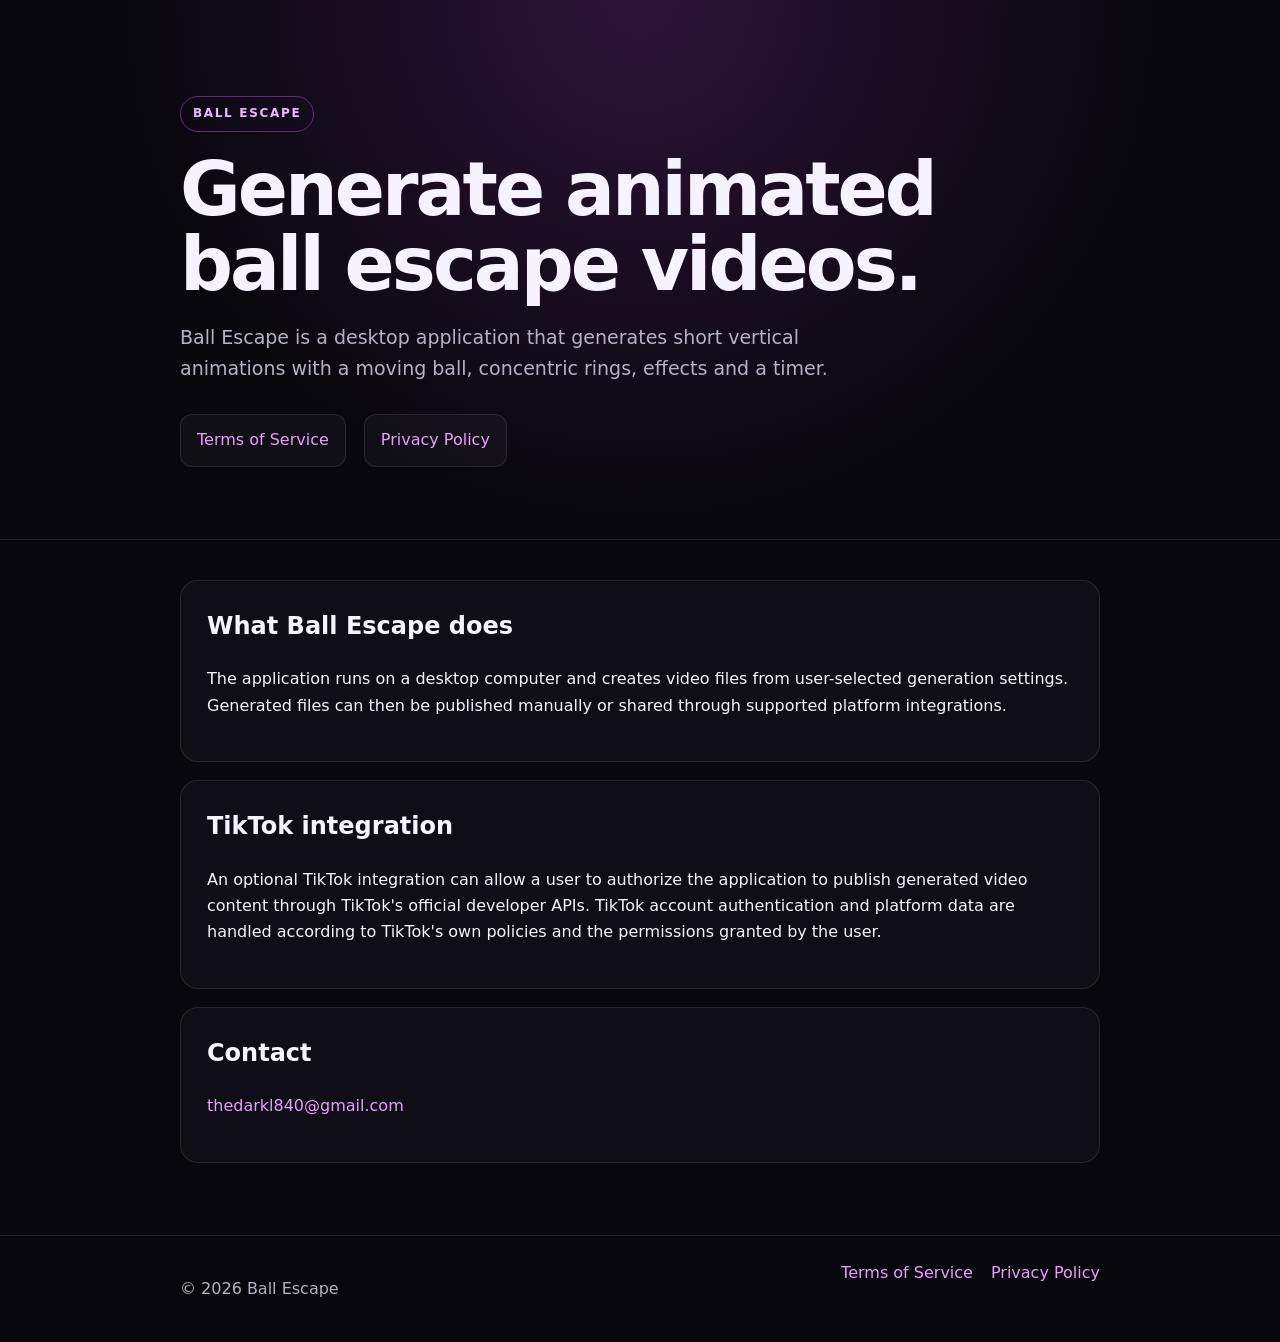
<file: index.html>
<!doctype html>
<html lang="en">
<head>
  <meta charset="utf-8">
  <meta name="viewport" content="width=device-width, initial-scale=1">
  <title>Ball Escape</title>
  <meta name="description" content="Ball Escape is a desktop tool for generating short vertical ball-and-rings videos.">
  <link rel="stylesheet" href="style.css">
</head>
<body>
  <header class="hero">
    <div class="container">
      <div class="badge">BALL ESCAPE</div>
      <h1>Generate animated ball escape videos.</h1>
      <p class="lead">
        Ball Escape is a desktop application that generates short vertical animations
        with a moving ball, concentric rings, effects and a timer.
      </p>
      <div class="links">
        <a href="terms.html">Terms of Service</a>
        <a href="privacy.html">Privacy Policy</a>
      </div>
    </div>
  </header>

  <main class="container content">
    <section class="card">
      <h2>What Ball Escape does</h2>
      <p>
        The application runs on a desktop computer and creates video files from
        user-selected generation settings. Generated files can then be published
        manually or shared through supported platform integrations.
      </p>
    </section>

    <section class="card">
      <h2>TikTok integration</h2>
      <p>
        An optional TikTok integration can allow a user to authorize the application
        to publish generated video content through TikTok's official developer APIs.
        TikTok account authentication and platform data are handled according to
        TikTok's own policies and the permissions granted by the user.
      </p>
    </section>

    <section class="card">
      <h2>Contact</h2>
      <p><a href="mailto:thedarkl840@gmail.com">thedarkl840@gmail.com</a></p>
    </section>
  </main>

  <footer class="footer">
    <div class="container">
      <p>© 2026 Ball Escape</p>
      <div class="footer-links">
        <a href="terms.html">Terms of Service</a>
        <a href="privacy.html">Privacy Policy</a>
      </div>
    </div>
  </footer>
</body>
</html>
</file>
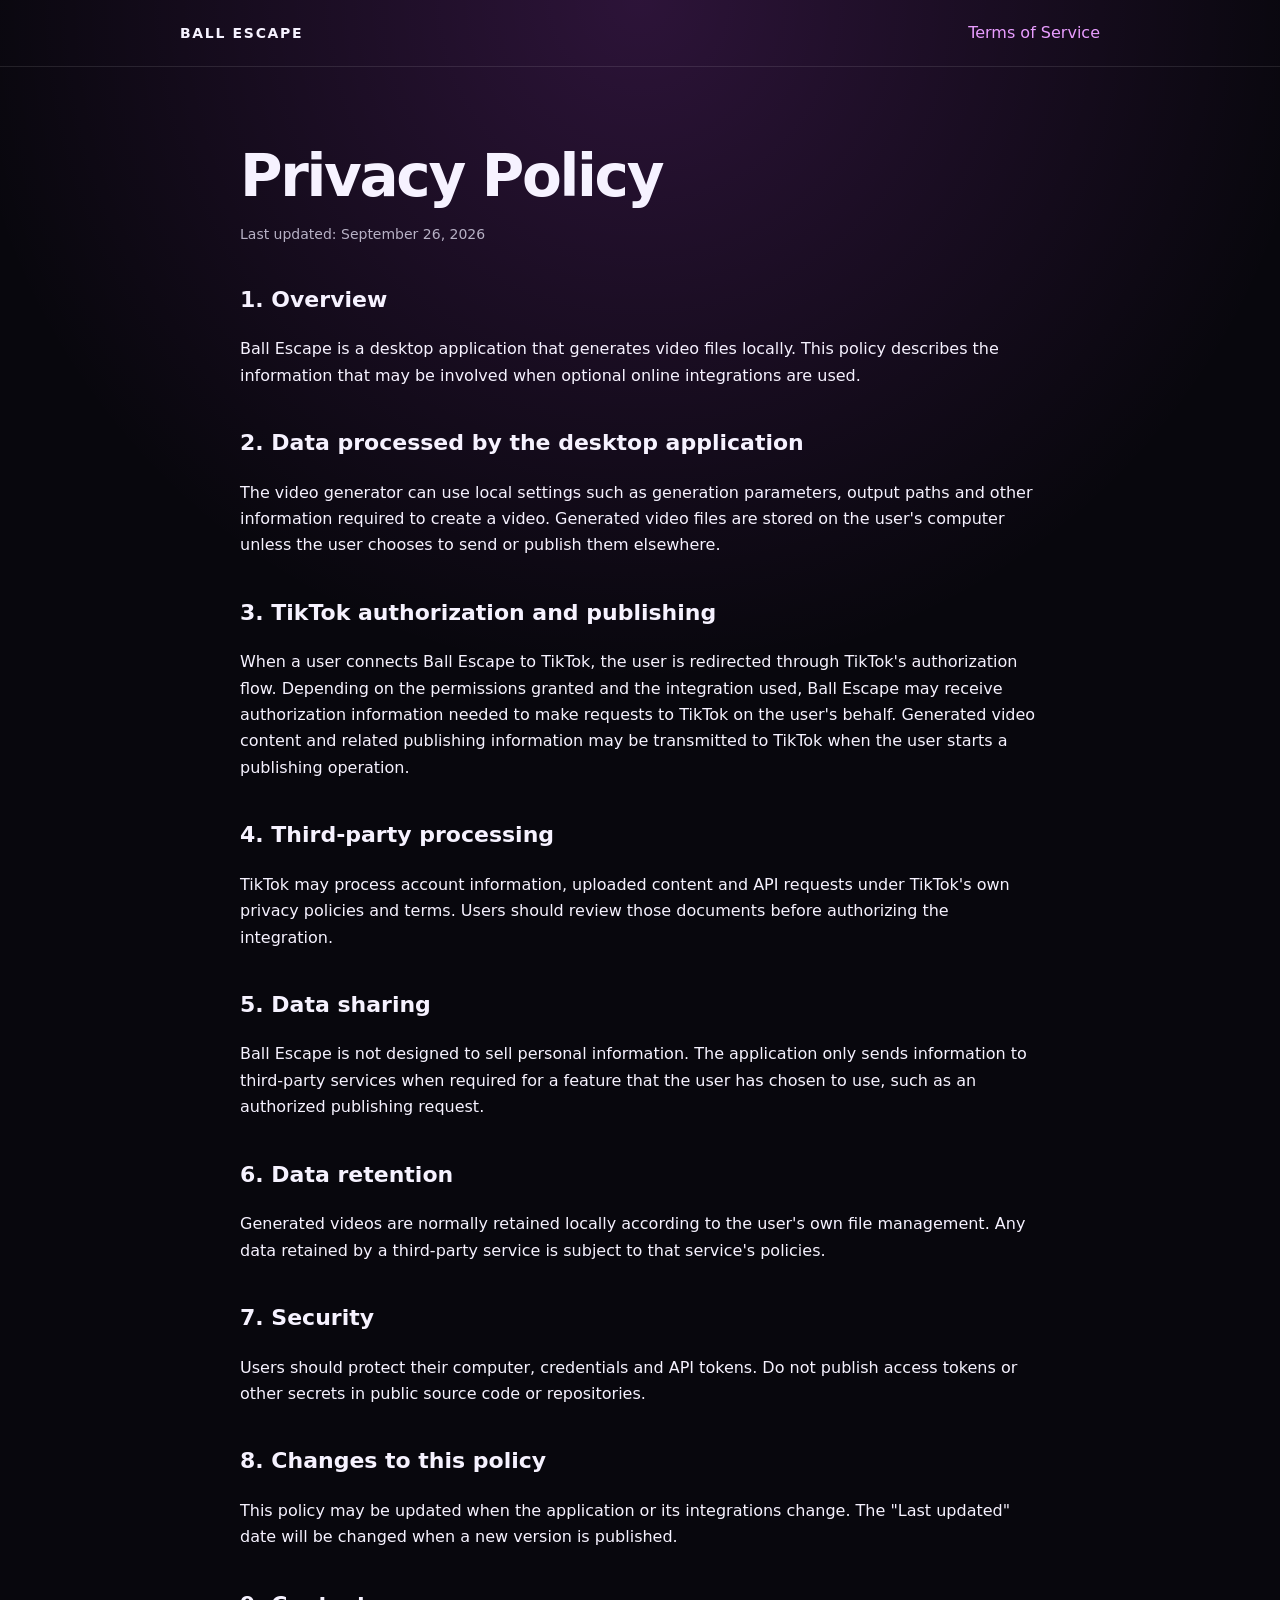
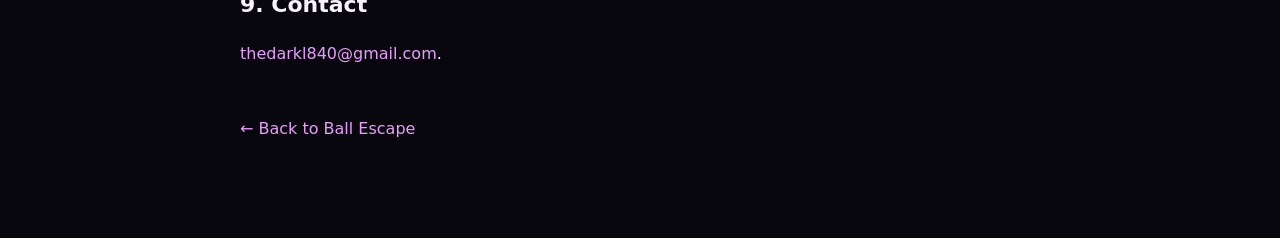
<file: privacy.html>
<!doctype html>
<html lang="en">
<head>
  <meta charset="utf-8">
  <meta name="viewport" content="width=device-width, initial-scale=1">
  <title>Privacy Policy — Ball Escape</title>
  <meta name="description" content="Privacy Policy for Ball Escape.">
  <link rel="stylesheet" href="style.css">
</head>
<body>
  <header class="simple-header">
    <div class="container">
      <a class="brand" href="index.html">BALL ESCAPE</a>
      <a href="terms.html">Terms of Service</a>
    </div>
  </header>

  <main class="container legal">
    <h1>Privacy Policy</h1>
    <p class="updated">Last updated: September 26, 2026</p>

    <h2>1. Overview</h2>
    <p>
      Ball Escape is a desktop application that generates video files locally.
      This policy describes the information that may be involved when optional
      online integrations are used.
    </p>

    <h2>2. Data processed by the desktop application</h2>
    <p>
      The video generator can use local settings such as generation parameters,
      output paths and other information required to create a video. Generated
      video files are stored on the user's computer unless the user chooses to
      send or publish them elsewhere.
    </p>

    <h2>3. TikTok authorization and publishing</h2>
    <p>
      When a user connects Ball Escape to TikTok, the user is redirected through
      TikTok's authorization flow. Depending on the permissions granted and the
      integration used, Ball Escape may receive authorization information needed
      to make requests to TikTok on the user's behalf. Generated video content and
      related publishing information may be transmitted to TikTok when the user
      starts a publishing operation.
    </p>

    <h2>4. Third-party processing</h2>
    <p>
      TikTok may process account information, uploaded content and API requests
      under TikTok's own privacy policies and terms. Users should review those
      documents before authorizing the integration.
    </p>

    <h2>5. Data sharing</h2>
    <p>
      Ball Escape is not designed to sell personal information. The application
      only sends information to third-party services when required for a feature
      that the user has chosen to use, such as an authorized publishing request.
    </p>

    <h2>6. Data retention</h2>
    <p>
      Generated videos are normally retained locally according to the user's own
      file management. Any data retained by a third-party service is subject to
      that service's policies.
    </p>

    <h2>7. Security</h2>
    <p>
      Users should protect their computer, credentials and API tokens. Do not
      publish access tokens or other secrets in public source code or repositories.
    </p>

    <h2>8. Changes to this policy</h2>
    <p>
      This policy may be updated when the application or its integrations change.
      The "Last updated" date will be changed when a new version is published.
    </p>

    <h2>9. Contact</h2>
    <p>
      <a href="mailto:thedarkl840@gmail.com">thedarkl840@gmail.com</a>.
    </p>

    <p class="back"><a href="index.html">← Back to Ball Escape</a></p>
  </main>
</body>
</html>
</file>
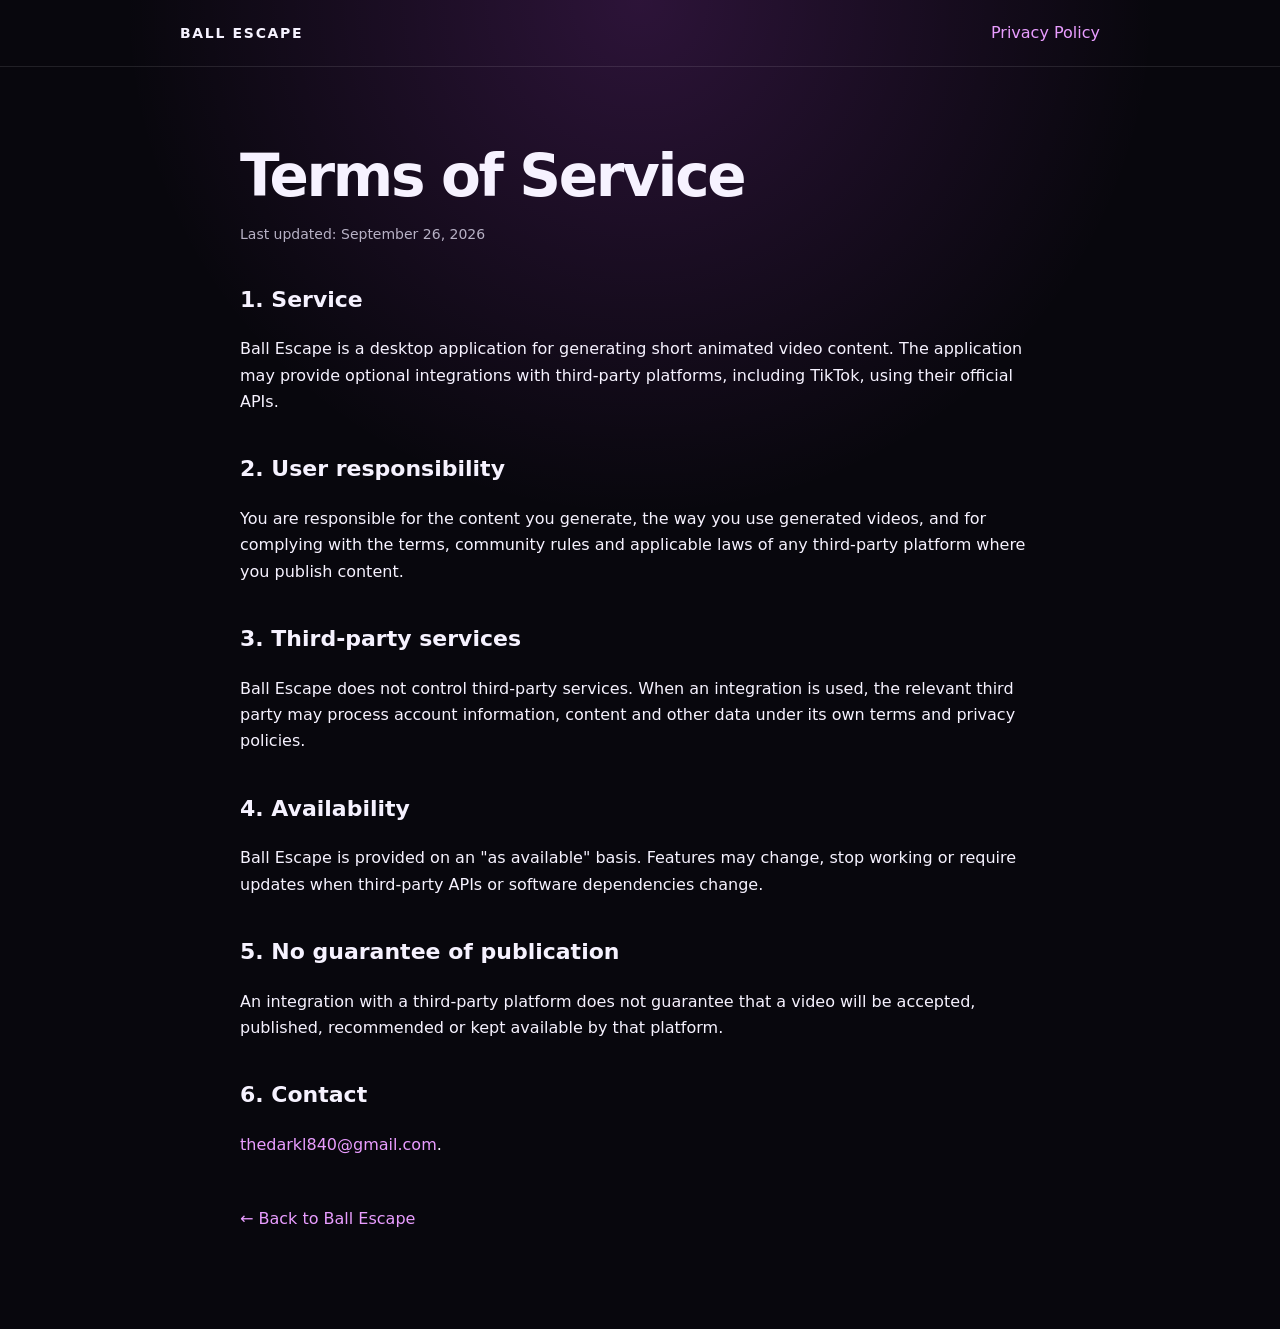
<file: terms.html>
<!doctype html>
<html lang="en">
<head>
  <meta charset="utf-8">
  <meta name="viewport" content="width=device-width, initial-scale=1">
  <title>Terms of Service — Ball Escape</title>
  <meta name="description" content="Terms of Service for Ball Escape.">
  <link rel="stylesheet" href="style.css">
</head>
<body>
  <header class="simple-header">
    <div class="container">
      <a class="brand" href="index.html">BALL ESCAPE</a>
      <a href="privacy.html">Privacy Policy</a>
    </div>
  </header>

  <main class="container legal">
    <h1>Terms of Service</h1>
    <p class="updated">Last updated: September 26, 2026</p>

    <h2>1. Service</h2>
    <p>
      Ball Escape is a desktop application for generating short animated video
      content. The application may provide optional integrations with third-party
      platforms, including TikTok, using their official APIs.
    </p>

    <h2>2. User responsibility</h2>
    <p>
      You are responsible for the content you generate, the way you use generated
      videos, and for complying with the terms, community rules and applicable
      laws of any third-party platform where you publish content.
    </p>

    <h2>3. Third-party services</h2>
    <p>
      Ball Escape does not control third-party services. When an integration is
      used, the relevant third party may process account information, content and
      other data under its own terms and privacy policies.
    </p>

    <h2>4. Availability</h2>
    <p>
      Ball Escape is provided on an "as available" basis. Features may change,
      stop working or require updates when third-party APIs or software dependencies
      change.
    </p>

    <h2>5. No guarantee of publication</h2>
    <p>
      An integration with a third-party platform does not guarantee that a video
      will be accepted, published, recommended or kept available by that platform.
    </p>

    <h2>6. Contact</h2>
    <p>
      <a href="mailto:thedarkl840@gmail.com">thedarkl840@gmail.com</a>.
    </p>

    <p class="back"><a href="index.html">← Back to Ball Escape</a></p>
  </main>
</body>
</html>
</file>
<file: style.css>
* { box-sizing: border-box; }

:root {
  color-scheme: dark;
  --bg: #08070d;
  --panel: #12101a;
  --text: #f6f2ff;
  --muted: #b7b1c5;
  --border: rgba(255,255,255,.10);
}

body {
  margin: 0;
  background:
    radial-gradient(circle at 50% 0%, rgba(211,76,255,.18), transparent 35%),
    var(--bg);
  color: var(--text);
  font-family: Inter, ui-sans-serif, system-ui, -apple-system, BlinkMacSystemFont, "Segoe UI", sans-serif;
  line-height: 1.65;
}

a { color: #e99dff; text-decoration: none; }
a:hover { text-decoration: underline; }

.container {
  width: min(920px, calc(100% - 40px));
  margin: 0 auto;
}

.hero {
  padding: 96px 0 72px;
  border-bottom: 1px solid var(--border);
}

.badge {
  display: inline-block;
  padding: 7px 12px;
  border: 1px solid rgba(211,76,255,.45);
  border-radius: 999px;
  color: #f0b6ff;
  font-size: 12px;
  font-weight: 700;
  letter-spacing: .14em;
}

h1 {
  max-width: 780px;
  margin: 20px 0 16px;
  font-size: clamp(42px, 8vw, 74px);
  line-height: 1.02;
  letter-spacing: -.04em;
}

.lead {
  max-width: 720px;
  color: var(--muted);
  font-size: 19px;
}

.links {
  display: flex;
  gap: 18px;
  flex-wrap: wrap;
  margin-top: 30px;
}

.links a {
  display: inline-block;
  padding: 12px 16px;
  border: 1px solid var(--border);
  border-radius: 12px;
  background: rgba(255,255,255,.035);
}

.content {
  padding: 40px 0 72px;
  display: grid;
  gap: 18px;
}

.card {
  padding: 26px;
  background: rgba(18,16,26,.82);
  border: 1px solid var(--border);
  border-radius: 18px;
}

.card h2 { margin-top: 0; }

.simple-header {
  padding: 20px 0;
  border-bottom: 1px solid var(--border);
}

.simple-header .container {
  display: flex;
  align-items: center;
  justify-content: space-between;
  gap: 20px;
}

.brand {
  color: var(--text);
  font-weight: 800;
  letter-spacing: .12em;
  font-size: 14px;
}

.legal {
  max-width: 800px;
  padding: 60px 0 80px;
}

.legal h1 {
  font-size: clamp(38px, 6vw, 58px);
}

.legal h2 {
  margin-top: 36px;
  font-size: 22px;
}

.updated {
  color: var(--muted);
  font-size: 14px;
}

.back { margin-top: 48px; }

.footer {
  padding: 24px 0;
  border-top: 1px solid var(--border);
  color: var(--muted);
}

.footer .container {
  display: flex;
  justify-content: space-between;
  gap: 20px;
  flex-wrap: wrap;
}

.footer-links {
  display: flex;
  gap: 18px;
}

@media (max-width: 600px) {
  .container { width: min(100% - 28px, 920px); }
  .hero { padding: 66px 0 52px; }
}
</file>
